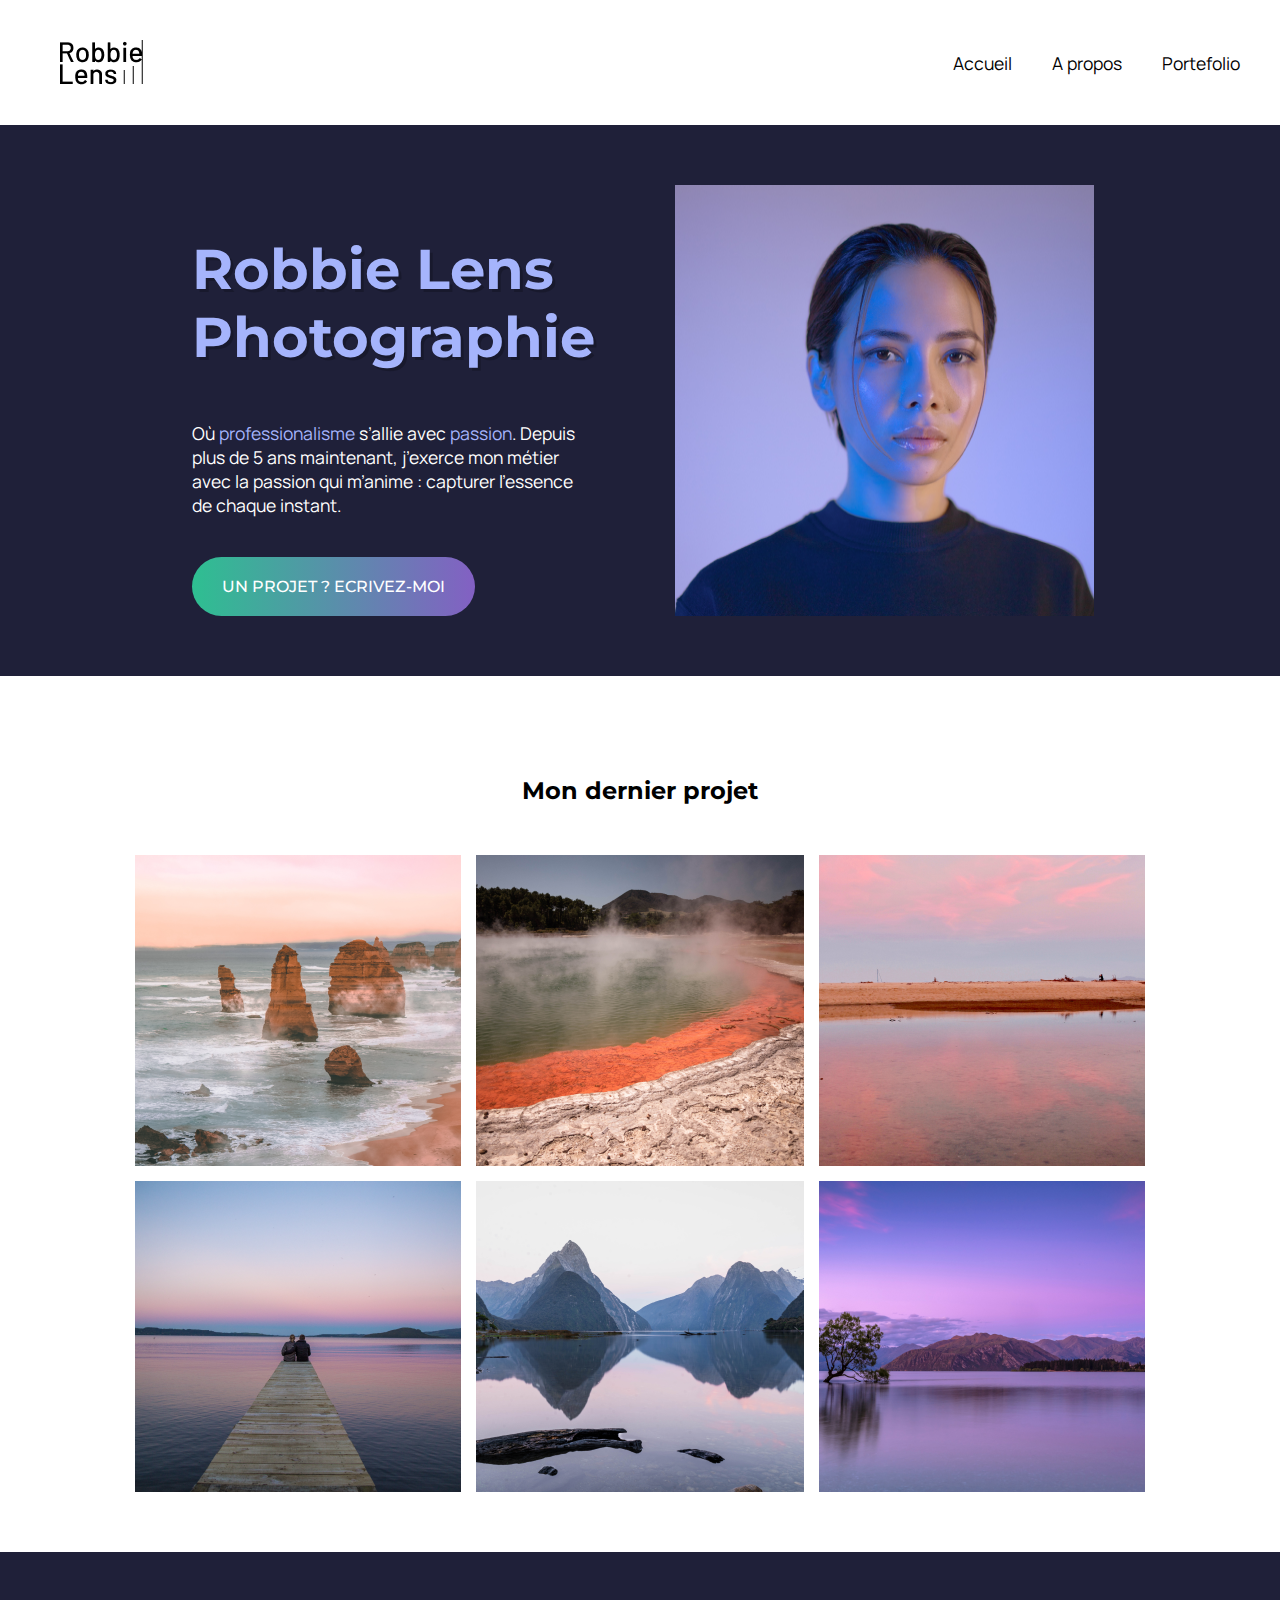
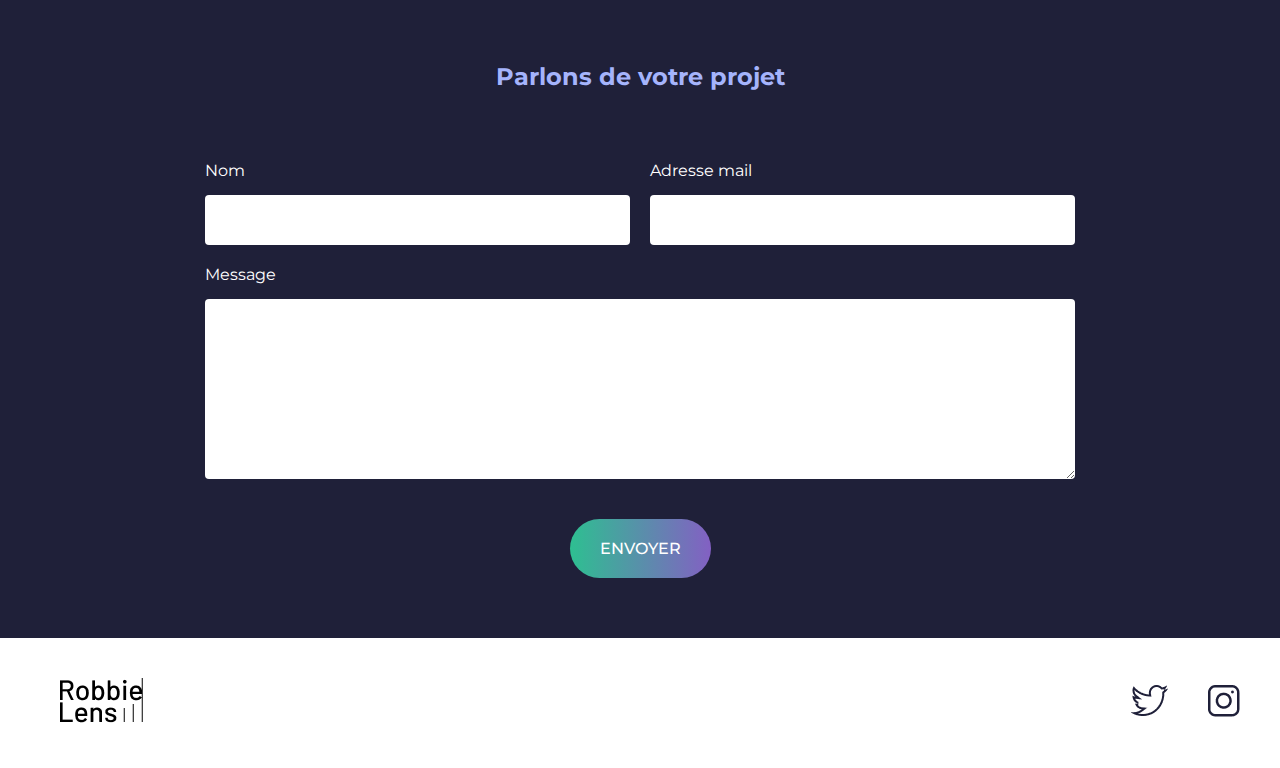
<file: index.html>
<!DOCTYPE html>
<html lang="fr">

<head>
    <meta charset="utf-8">
    <title>Accueil - Robbie Lens Photographie</title>
    <link href="style.css" rel="stylesheet">
    <link rel="preconnect" href="https://fonts.googleapis.com">
    <link rel="preconnect" href="https://fonts.gstatic.com" crossorigin>
    <link href="https://fonts.googleapis.com/css2?family=Manrope&family=Montserrat&display=swap" rel="stylesheet">
    <meta name="viewport" content="width=device-width">

</head>

<body>
    <header>
        <!--Barre de navigation-->
        <nav>
            <img src="images/logo.png" class="logo">
            <ul class="nav_flex">
                <li><a href="index.html" class="nav_item">Accueil</a></li>
                <li><a href="a-propos.html" class="nav_item">A propos</a></li>
                <li><a href="portefolio.html" class="nav_item">Portefolio</a></li>
            </ul>
        </nav>
    </header>
    
    <main>

        <!--Présentation-->
        <section class="bloc">
            <div>
                <h1 class="title big_title left">Robbie Lens<br>Photographie</h1>
                <p>Où <strong>professionalisme</strong> s’allie avec <strong>passion</strong>. Depuis plus de 5 ans maintenant, j’exerce mon métier avec la passion qui m’anime : capturer l’essence de chaque instant.</p>
                <a class="button btn_left" href="#raccourci">UN PROJET ? ECRIVEZ-MOI</a>
            </div>
            <img src="images/robbie-lens.png" alt="Photo de Robbie Lens" title="PhotoRobbie">
        </section>

        <!--Section "Mon dernier projet"-->
        <section class="projets">
            <h2 class="title black">Mon dernier projet</h3>
            <div class="images_grid">
                <img src="images/accueil/element-1.png" alt="element 1">
                <img src="images/accueil/element-2.png" alt="element 2">
                <img src="images/accueil/element-3.png" alt="element 3">
                <img src="images/accueil/element-4.png" alt="element 4">
                <img src="images/accueil/element-5.png" alt="element 5">
                <img src="images/accueil/element-6.png" alt="element 6">
            </div>
        </section>

        <!--Formulaire de contact-->
        <section>
            <h2 class="title purple">Parlons de votre projet</h2>
            <form method="get" action="">
                <div class="nom_mail">

                    <div class="formulaire">
                        <label for="nom">Nom</label>
                        <input type="text" name="nom" id="nom">
                    </div>

                    <div class="formulaire">
                        <label for="email">Adresse mail</label>
                        <input type="email" name="email" id="email">
                    </div>
                    
                </div>

                <div class="formulaire">
                    <label for="message">Message</label>
                    <textarea name="message" id="message"></textarea>
                </div>
            
                <div>
                    <input type="submit" class="button" value="ENVOYER">
                </div>
            </form>
        </section>

    </main>

    <!--Footer-->
    <footer>
        <div class="logo"><img src="images/logo.png" alt="logo"></div>
        <div>
            <ul class="nav_flex">
                <li class="nav_item"><img src="images/twitter.png" alt="twitter" title="Twitter"></li>
                <li class="nav_item"><img src="images/instagram.png" alt="instagram" title="Instagram"></li>
            </ul>
        </div>
    </footer>

</body>


</html>
</file>
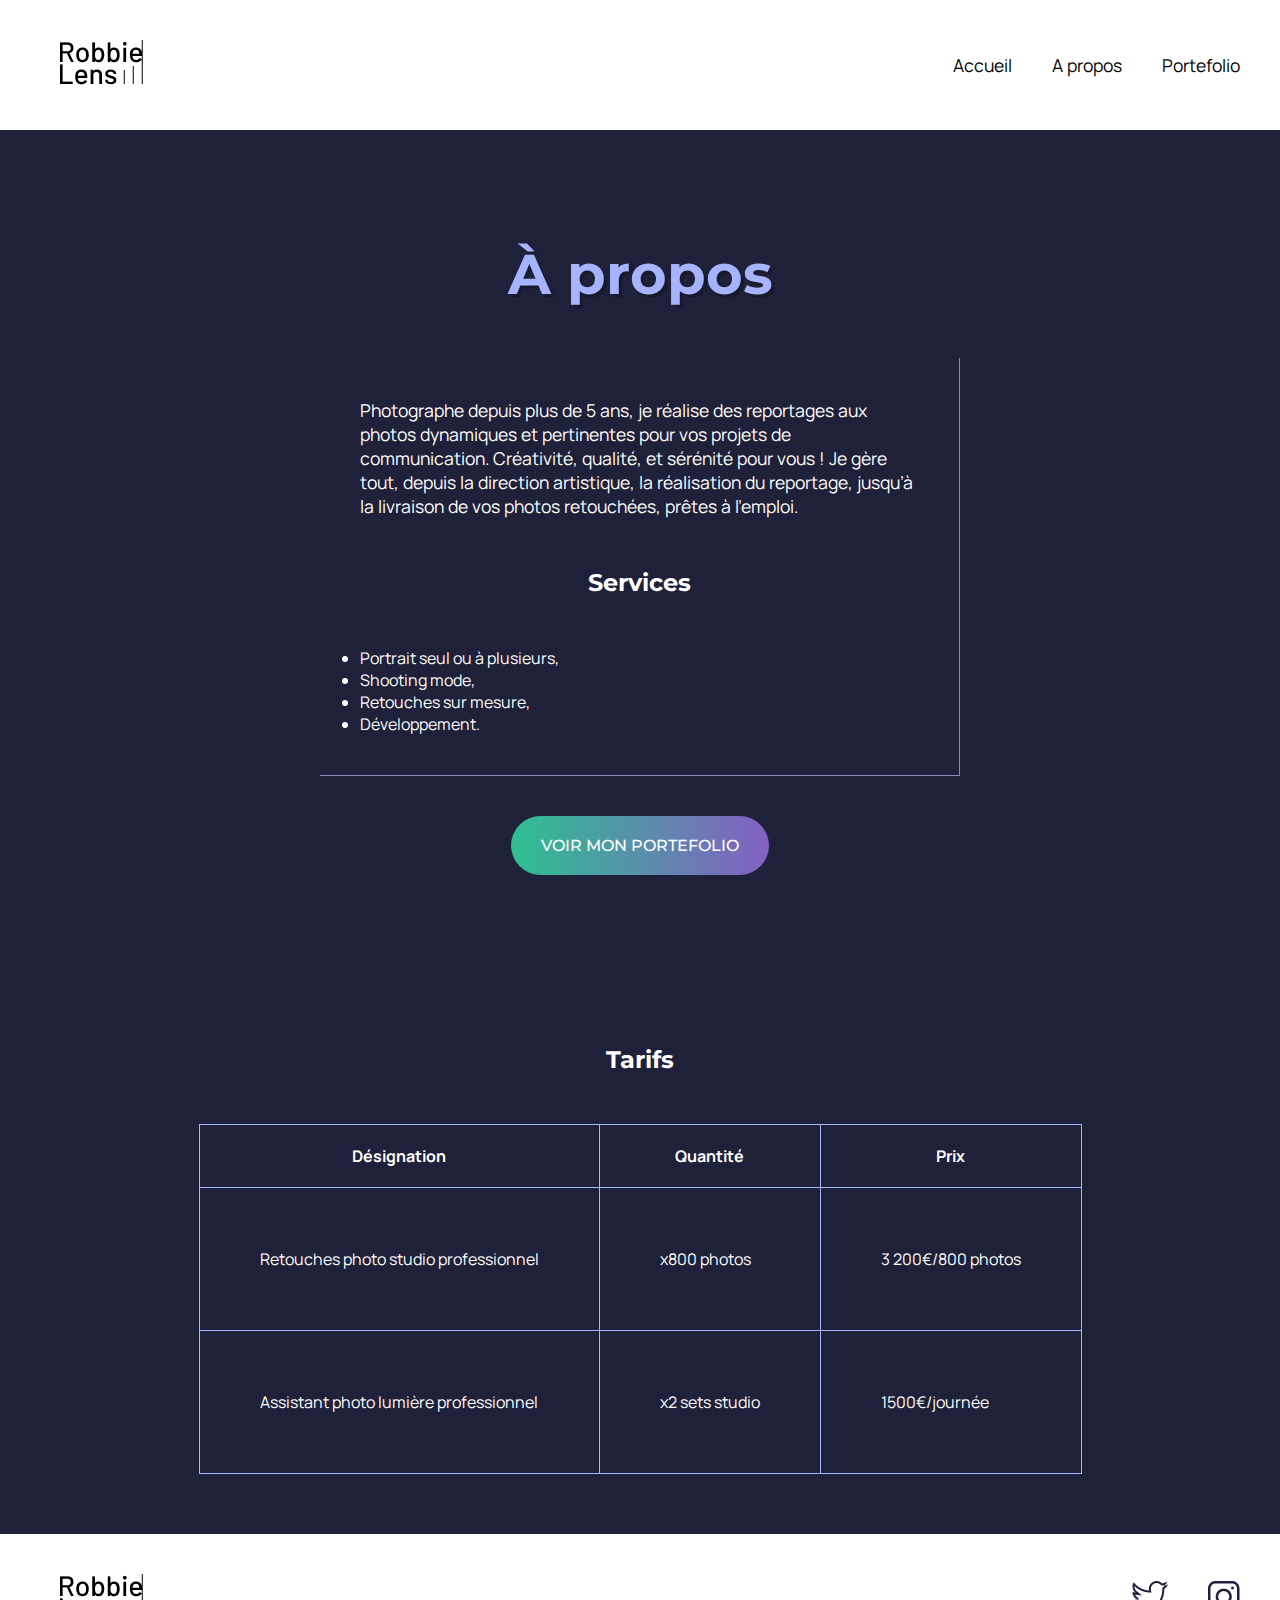
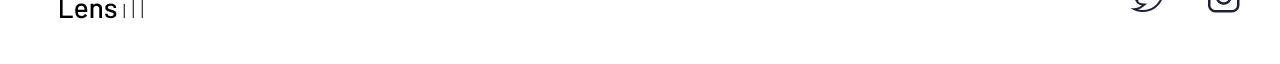
<file: a-propos.html>
<!DOCTYPE html>
<html lang="fr">

<head>
    <meta charset="utf-8">
    <title>À propos - Robbie Lens Photographie</title>
    <link href="style.css" rel="stylesheet">
    <link rel="preconnect" href="https://fonts.googleapis.com">
    <link rel="preconnect" href="https://fonts.gstatic.com" crossorigin>
    <link href="https://fonts.googleapis.com/css2?family=Manrope&family=Montserrat&display=swap" rel="stylesheet">
    <meta name="viewport" content="width=device-width">

</head>

<body>
    <header>
        <!--Barre de navigation-->
        <nav>
            <div class="logo"><img src="images/logo.png"></div>
            <div>
                <ul class="nav_flex">
                    <li><a href="index.html" class="nav_item">Accueil</a></li>
                    <li><a href="a-propos.html" class="nav_item">A propos</a></li>
                    <li><a href="portefolio.html" class="nav_item">Portefolio</a></li>
                </ul>
            </div>
        </nav>
    </header>

    <main>

        <!--Section "A propos"-->
        <section class="a_propos">
            <h1 class="title big_title">À propos</h1>
            <div class="content">
                
                <p>Photographe depuis plus de 5 ans, je réalise des reportages aux photos dynamiques et pertinentes pour vos projets de communication.
                Créativité, qualité, et sérénité pour vous ! Je gère tout, depuis la direction artistique, la réalisation du reportage, jusqu’à la livraison de vos photos retouchées, prêtes à l’emploi.</p>
                
                <h2 class="title">Services</h4>
                <ul>
                    <li>Portrait seul ou à plusieurs,</li>
                    <li>Shooting mode,</li>
                    <li>Retouches sur mesure,</li>
                    <li>Développement.</li>
                </ul>
            </div>

            <div>
                <a href="portefolio.html"  class="button">VOIR MON PORTEFOLIO</a>
            </div>
        </section>

        <!--Section "Tarifs"-->
        <section class="tarifs">
            <table>
                <caption class="title">Tarifs</caption>
                <tr>
                    <th>Désignation</th>
                    <th>Quantité</th>
                    <th>Prix</th>
                </tr>
                <tr>
                    <td>Retouches photo studio professionnel</td>
                    <td>x800 photos</td>
                    <td>3 200€/800 photos</td>
                </tr>
                <tr>
                    <td>Assistant photo lumière professionnel</td>
                    <td>x2 sets studio</td>
                    <td>1500€/journée</td>
                </tr>
            </table>
        </section>

    </main>

    <!--Footer-->
    <footer>
        <div class="logo"><img src="images/logo.png"></div>
        <div>
            <ul class="nav_flex">
                <li class="nav_item"><img src="images/twitter.png" alt="twitter" title="Twitter"></li>
                <li class="nav_item"><img src="images/instagram.png" alt="instagram" title="Instagram"></li>
            </ul>
        </div>
    </footer>

</body>

</html>
</file>
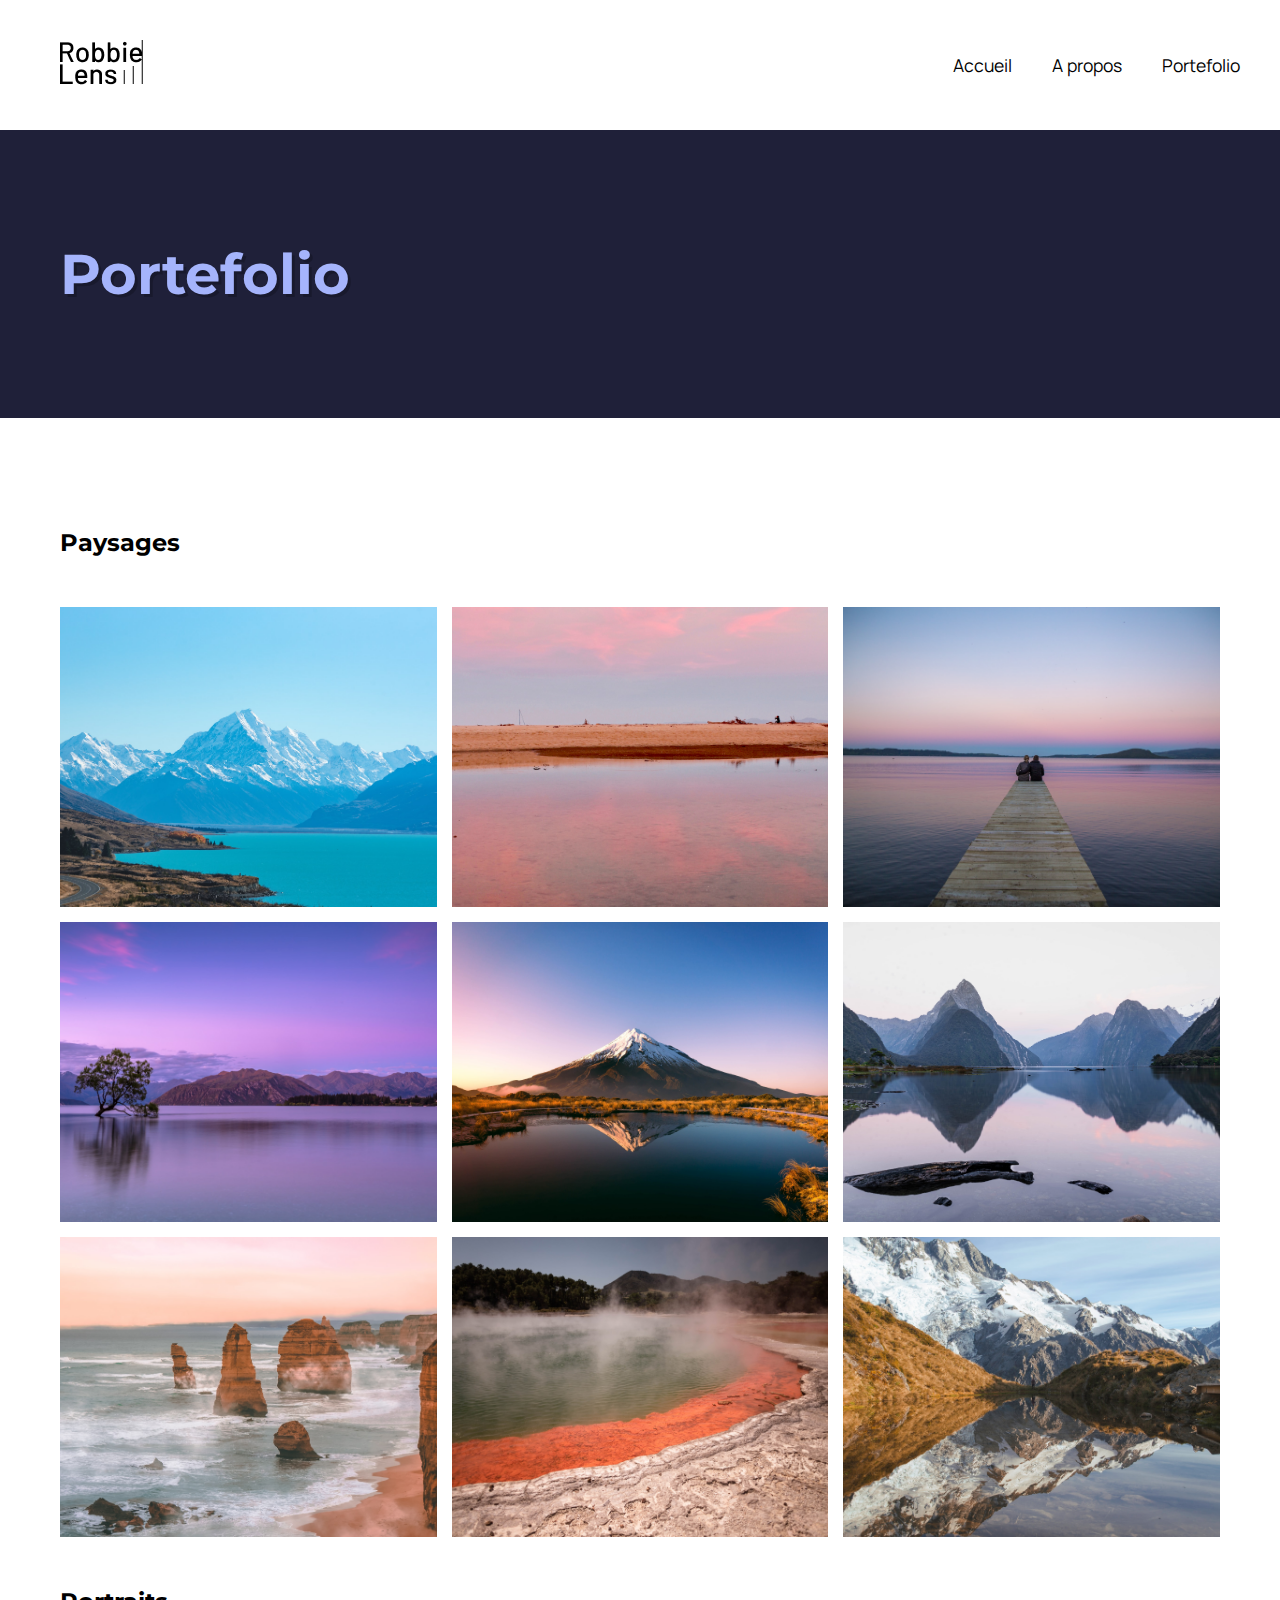
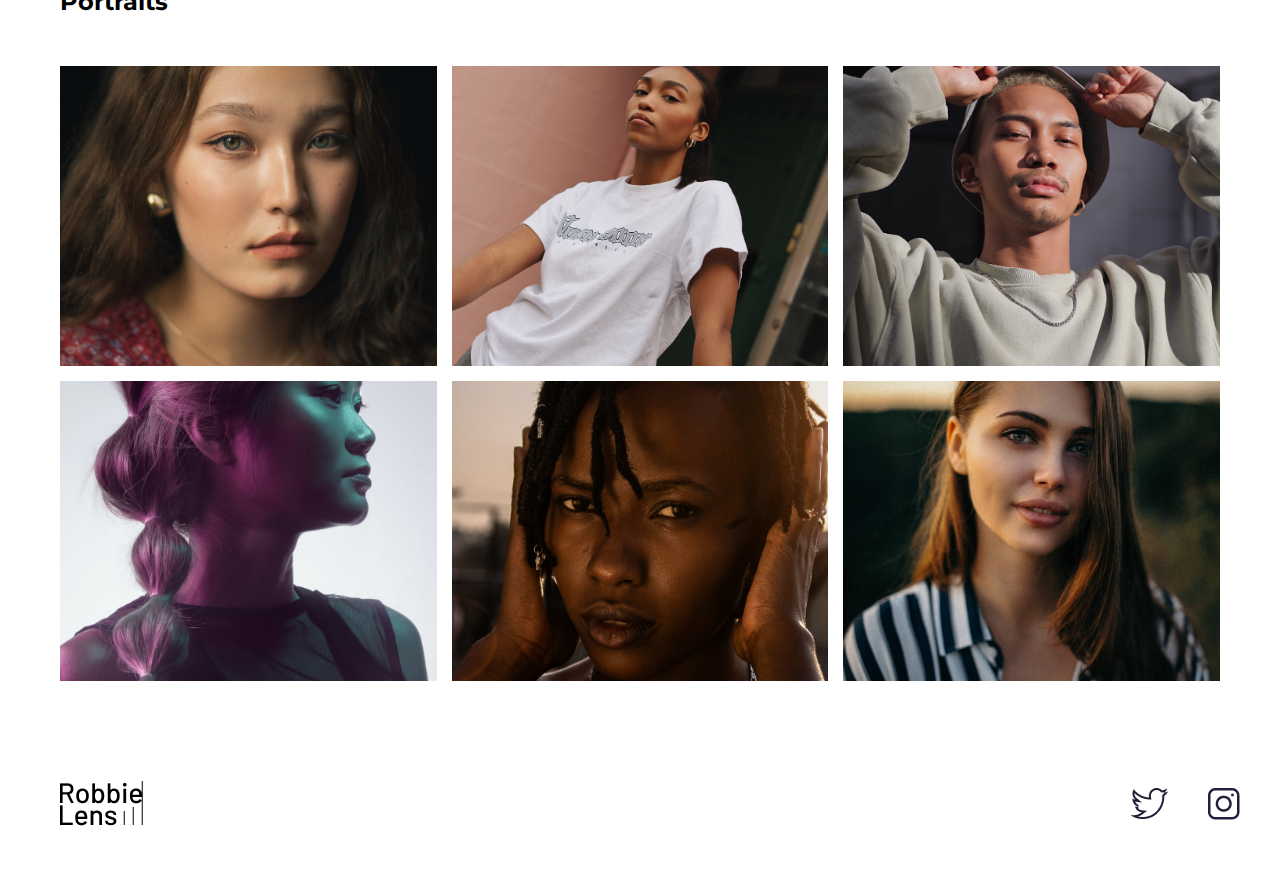
<file: portefolio.html>
<!DOCTYPE html>
<html lang="fr">

<head>
    <meta charset="utf-8">
    <title>Accueil - Robbie Lens Photographie</title>
    <link href="style.css" rel="stylesheet">
    <link rel="preconnect" href="https://fonts.googleapis.com">
    <link rel="preconnect" href="https://fonts.gstatic.com" crossorigin>
    <link href="https://fonts.googleapis.com/css2?family=Manrope&family=Montserrat&display=swap" rel="stylesheet">
    <meta name="viewport" content="width=device-width">

</head>

<body>
    <header>
        <!--Barre de navigation-->
        <nav>
            <div class="logo"><img src="images/logo.png"></div>
            <div>
                <ul class="nav_flex">
                    <li><a href="index.html" class="nav_item">Accueil</a></li>
                    <li><a href="a-propos.html" class="nav_item">A propos</a></li>
                    <li><a href="portefolio.html" class="nav_item">Portefolio</a></li>
                </ul>
            </div>
        </nav>
    </header>

    <main>
        <!--Titre-->
        <section>
            <h1 class="title big_title left">Portefolio</h1>
        </section>

        <!--Portefolio-->
        <section class="portefolio">

            <!--Paysages-->
            <h2 class="title black left">Paysages</h2>
            <div class="grille_paysages">
                <a href="images/portfolio/paysage1.jpg" class="lien-conteneur-photo">
                    <img class="img_portefolio" src="images/portfolio/paysage1.jpg">
                    <div class="voir_photo">Voir la photo</div>
                </a>
                <a href="images/portfolio/paysage2.jpg" class="lien-conteneur-photo">
                    <img class="img_portefolio" src="images/portfolio/paysage2.jpg">
                    <div class="voir_photo">Voir la photo</div>
                </a>
                <a href="images/portfolio/paysage3.jpg" class="lien-conteneur-photo">
                    <img class="img_portefolio" src="images/portfolio/paysage3.jpg">
                    <div class="voir_photo">Voir la photo</div>
                </a>
                <a href="images/portfolio/paysage4.jpg" class="lien-conteneur-photo">
                    <img class="img_portefolio" src="images/portfolio/paysage4.jpg">
                    <div class="voir_photo">Voir la photo</div>
                </a>
                <a href="images/portfolio/paysage5.jpg" class="lien-conteneur-photo">
                    <img class="img_portefolio" src="images/portfolio/paysage5.jpg">
                    <div class="voir_photo">Voir la photo</div>
                </a>
                <a href="images/portfolio/paysage6.jpg" class="lien-conteneur-photo">
                    <img class="img_portefolio" src="images/portfolio/paysage6.jpg">
                    <div class="voir_photo">Voir la photo</div>
                </a>
                <a href="images/portfolio/paysage7.jpg" class="lien-conteneur-photo">
                    <img class="img_portefolio" src="images/portfolio/paysage7.jpg">
                    <div class="voir_photo">Voir la photo</div>
                </a>
                <a href="images/portfolio/paysage8.jpg" class="lien-conteneur-photo">
                    <img class="img_portefolio" src="images/portfolio/paysage8.jpg">
                    <div class="voir_photo">Voir la photo</div>
                </a>
                <a href="images/portfolio/paysage9.jpg" class="lien-conteneur-photo">
                    <img class="img_portefolio" src="images/portfolio/paysage9.jpg">
                    <div class="voir_photo">Voir la photo</div>
                </a>
            </div>

            <!--Portraits-->
            <h2 class="title black left">Portraits</h2>
            <div class="grille_portraits">
                <a href="images/portfolio/portrait1.jpg" class="lien-conteneur-photo">
                    <img src="images/portfolio/portrait1.jpg">
                    <div class="voir_photo">Voir la photo</div>
                </a>
                <a href="images/portfolio/portrait2.jpg" class="lien-conteneur-photo">
                    <img src="images/portfolio/portrait2.jpg">
                    <div class="voir_photo">Voir la photo</div>
                </a>
                <a href="images/portfolio/portrait3.jpg" class="lien-conteneur-photo">
                    <img src="images/portfolio/portrait3.jpg">
                    <div class="voir_photo">Voir la photo</div>
                </a>
                <a href="images/portfolio/portrait4.jpg" class="lien-conteneur-photo">
                    <img src="images/portfolio/portrait4.jpg">
                    <div class="voir_photo">Voir la photo</div>
                </a>
                <a href="images/portfolio/portrait5.jpg" class="lien-conteneur-photo">
                    <img src="images/portfolio/portrait5.jpg">
                    <div class="voir_photo">Voir la photo</div>
                </a>
                <a href="images/portfolio/portrait6.jpg" class="lien-conteneur-photo">
                    <img src="images/portfolio/portrait6.jpg">
                    <div class="voir_photo">Voir la photo</div>
                </a>
            </div>
        </section>
    </main>

    <!--Footer-->
    <footer>
        <div class="logo"><img src="images/logo.png"></div>
        <div>
            <ul class="nav_flex">
                <li class="nav_item"><img src="images/twitter.png" alt="twitter" title="Twitter"></li>
                <li class="nav_item"><img src="images/instagram.png" alt="instagram" title="Instagram"></li>
            </ul>
        </div>
    </footer>

</body>


</html>
</file>
<file: style.css>
/* Général */

*{
    margin: 0;
}

body{
    background-color: #1F2039;
    color: #ffffff;
}

section{
    padding:60px;
    width: auto;
    margin: auto;
}

p {
    font-family: 'Manrope', sans-serif;
    font-size: 1.1em;
    font-weight: normal;
    text-align: left;
}

a{
    text-decoration: none;
}

a:hover{
    text-decoration: underline;
}

img:hover{
    opacity: 0.5;
}

strong{
    color:#A5B4FC;
    font-weight: normal;
}

/* Navigation (header,footer) */

nav, footer{
    padding:20px 0px;
    display: flex;
    justify-content:space-between;
    align-items:center;
    font-family: 'Manrope', sans-serif;
    font-size: 1.1em;
    font-weight: normal;
    background-color: white;
}

.nav_flex{
    display: flex;
    flex-direction: row;
    margin:0px 20px;
}

ul{
    padding-inline-start: 0%;
    font-family: 'Manrope', sans-serif;
}

.nav_item{
    margin: 0px 20px;
    list-style-type: none; /*permet d'enlever la puce*/
    font-size: 1em;
    font-family: 'Manrope', sans-serif;
    color: black;
}

.logo{
    margin: 20px 60px;
}

/* Titres */

.title{
    text-align: center;
    font-family: 'Montserrat', sans-serif;
    font-size: 1.5em;
    font-weight:700;
    margin-top: 50px;
    margin-bottom: 50px;
}

.big_title{
    font-size: 3.5em;
    text-shadow: 3px 3px 0px rgba(0,0,0,0.2);
    color:#A5B4FC;
}

.purple{
    color:#A5B4FC;
}

.black{
    color:black;
}

.left{
    text-align: left;
}

/*Boutons*/

.button{
    display: block;
    width: fit-content;
    height: fit-content;
    color:white;
    font-weight: 500;
    font-family: 'Montserrat', sans-serif;
    font-size: 1em;
    background: linear-gradient(270deg, #8360c3, #2ebf91);
    padding:20px 30px;
    border-radius: 50px;
    margin: 40px auto auto auto;
}

.btn_left{
    margin: 40px auto auto 0px;
}

.button:hover{
    background-color:cornflowerblue;
    text-decoration: underline;
}


/* Présentation */

.bloc{
    display: flex;
    width: 70%;
    gap:80px;
}


/* Projet */

.projets{
    background-color: #ffffff;
    padding-top: 50px;
}

.images_grid{
    display: grid;
    grid-template-columns: auto auto auto;
    grid-template-rows: auto auto;
    justify-content: center;
    gap:15px;
}


/* Formulaire de contact */

.nom_mail{
    display: flex;
    flex-direction: row;
    justify-content:space-between;
    width: 75%;
    margin: auto;
    gap:20px;
}

.formulaire{
    display: flex;
    flex-direction: column;
    width: 75%;
    margin: auto;
}

label{
    font-family: 'Montserrat', sans-serif;
    margin-top: 20px;
}

input, textarea{
    border:none;
    margin-top: 15px;
    padding: 15px;
    border-radius: 4px;
    width: auto;
}

input{
    font-family: 'Montserrat', sans-serif;
    font-size: 1em;
    height:20px;
    
}

textarea{
    height: 150px;
}


/* Section tarifs */

table{
    border-collapse: collapse;
    margin:auto;
}

td,th{
    font-family: 'Manrope', sans-serif;
    border:1px solid #A5B4FC;
}

th{
    padding:20px;
}

td{
    padding:60px;
}


/* Section A propos */

.content{
    border-right: 1px #8e86b5 solid;
    border-bottom:  1px #8e86b5 solid;
    padding:40px;
}

.a_propos{
    width:50%;
}


/* Portefolio */

.portefolio{
    background-color: #ffffff;
}

.grille_paysages{
    display: grid;
    grid-template-columns: 1fr 1fr 1fr;
    grid-template-rows: 300px 300px 300px;
    gap:15px;
   
}

.grille_portraits{
    display: grid;
    grid-template-columns: 1fr 1fr 1fr;
    grid-template-rows: 300px 300px;
    gap:15px;

}

.grille_paysages img,
.grille_portraits img {
  width: 100%;
  height: 100%;
  object-fit: cover;
}

.voir_photo{
    position: absolute;
    top: 0;
    left: 0;
    right: 0;
    bottom: 0;
    display: flex;
    align-items: center;
    justify-content: center;
    font-family: 'Manrope', sans-serif;
    font-size: 1.5em;
    color: white;
    background-color: rgba(0, 0, 0, 0.7);
    display: none;
}

.lien-conteneur-photo{
    position: relative;
}

.lien-conteneur-photo:hover .voir_photo{
    display: flex;
  }

/* Media queries*/

@media screen and (max-width: 1000px) {
    .bloc{
        flex-direction: column-reverse;
        text-align: center;
        font-size: 1em;
    }

    nav{
        flex-direction: column;
    }

    .title{
        margin-top: 40px;
        margin-bottom: 20px;
    }

    .bloc{
        gap:0px;
    }

    .images_grid{
        display: flex;
        flex-direction: column;
    }

    .nom_mail{
        flex-direction: column;
        width: 100%;
        flex-wrap: wrap;
    }

    .formulaire{
        width: 100%;
    }

    .btn_left{
        margin: 40px auto auto auto;
    }

    .tarifs{
        display: none;
    }

    .grille_paysages{
        grid-template-columns: 1fr;
        grid-template-rows: 300px 300px 300px 300px 300px 300px 300px 300px 300px;
    }
    
    .grille_portraits{
        grid-template-columns: 1fr;
        grid-template-rows: 300px 300px 300px 300px 300px 300px;
    }

}
</file>
